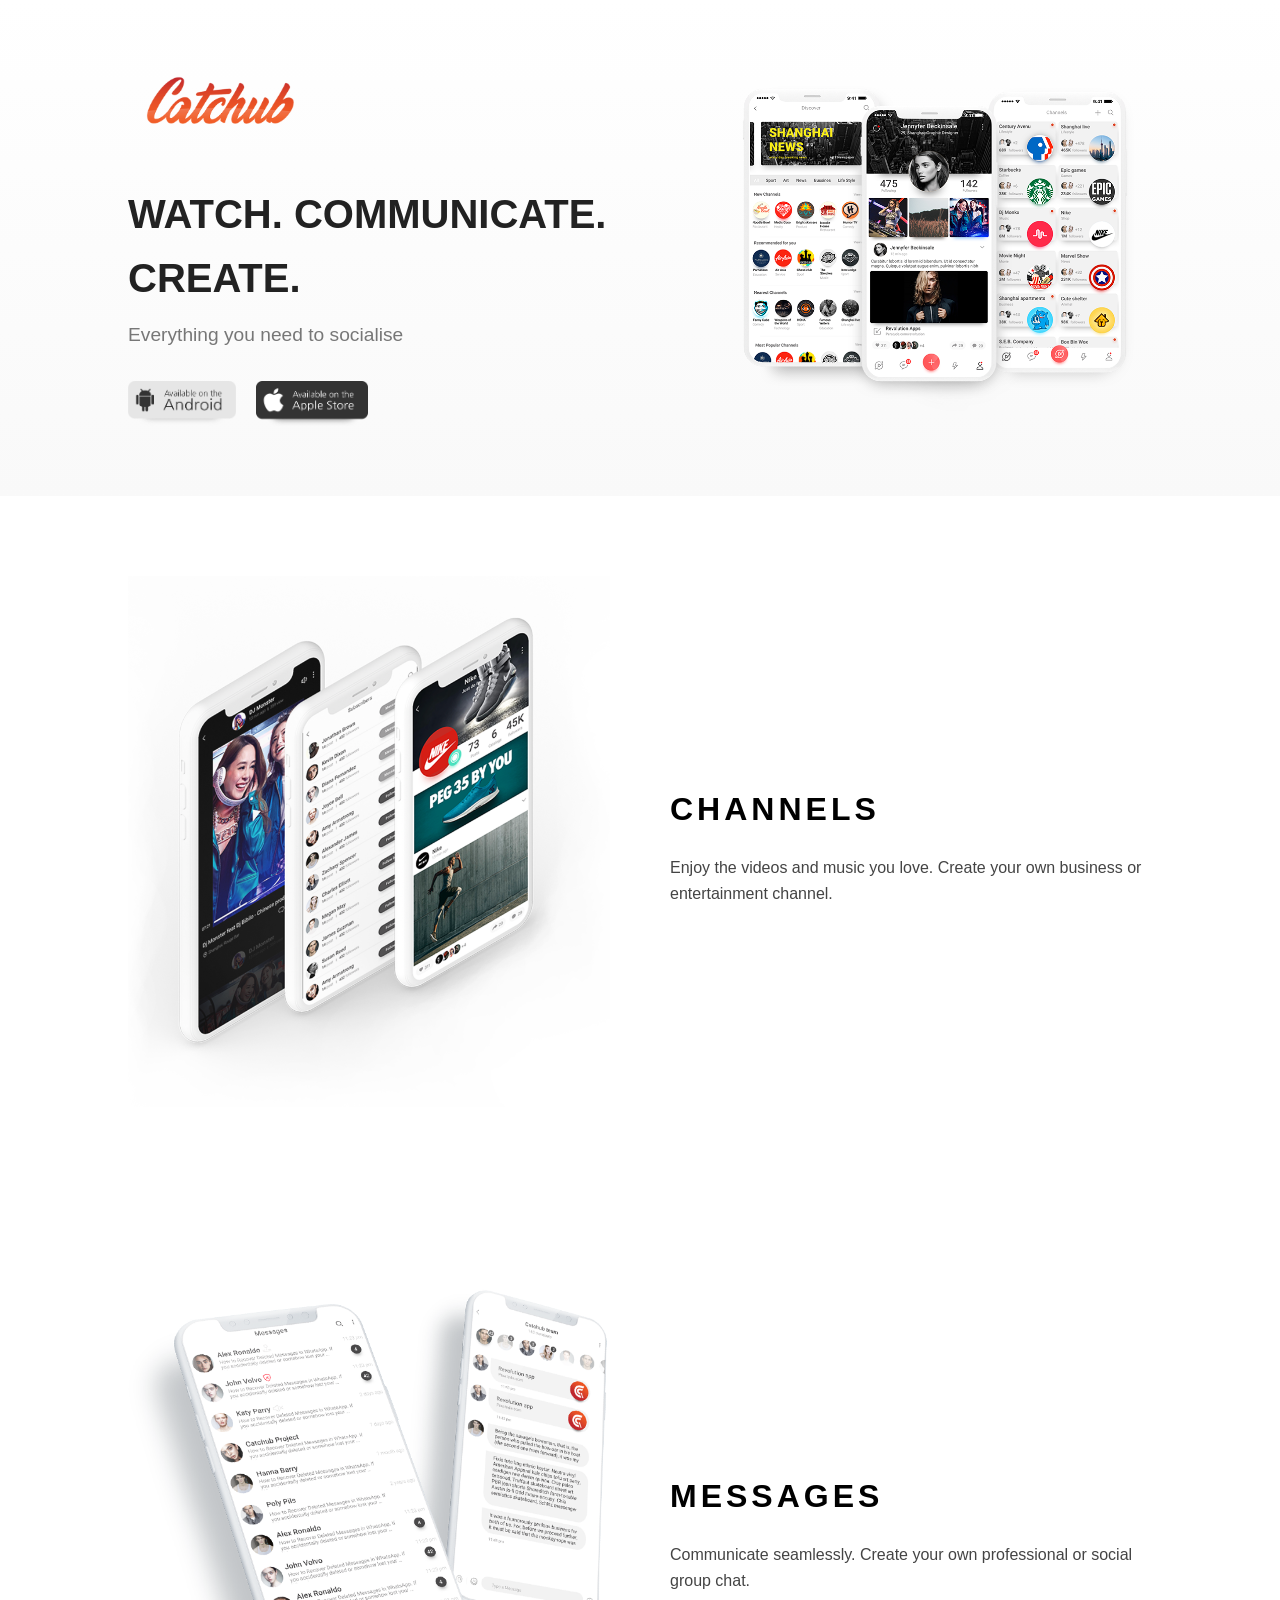
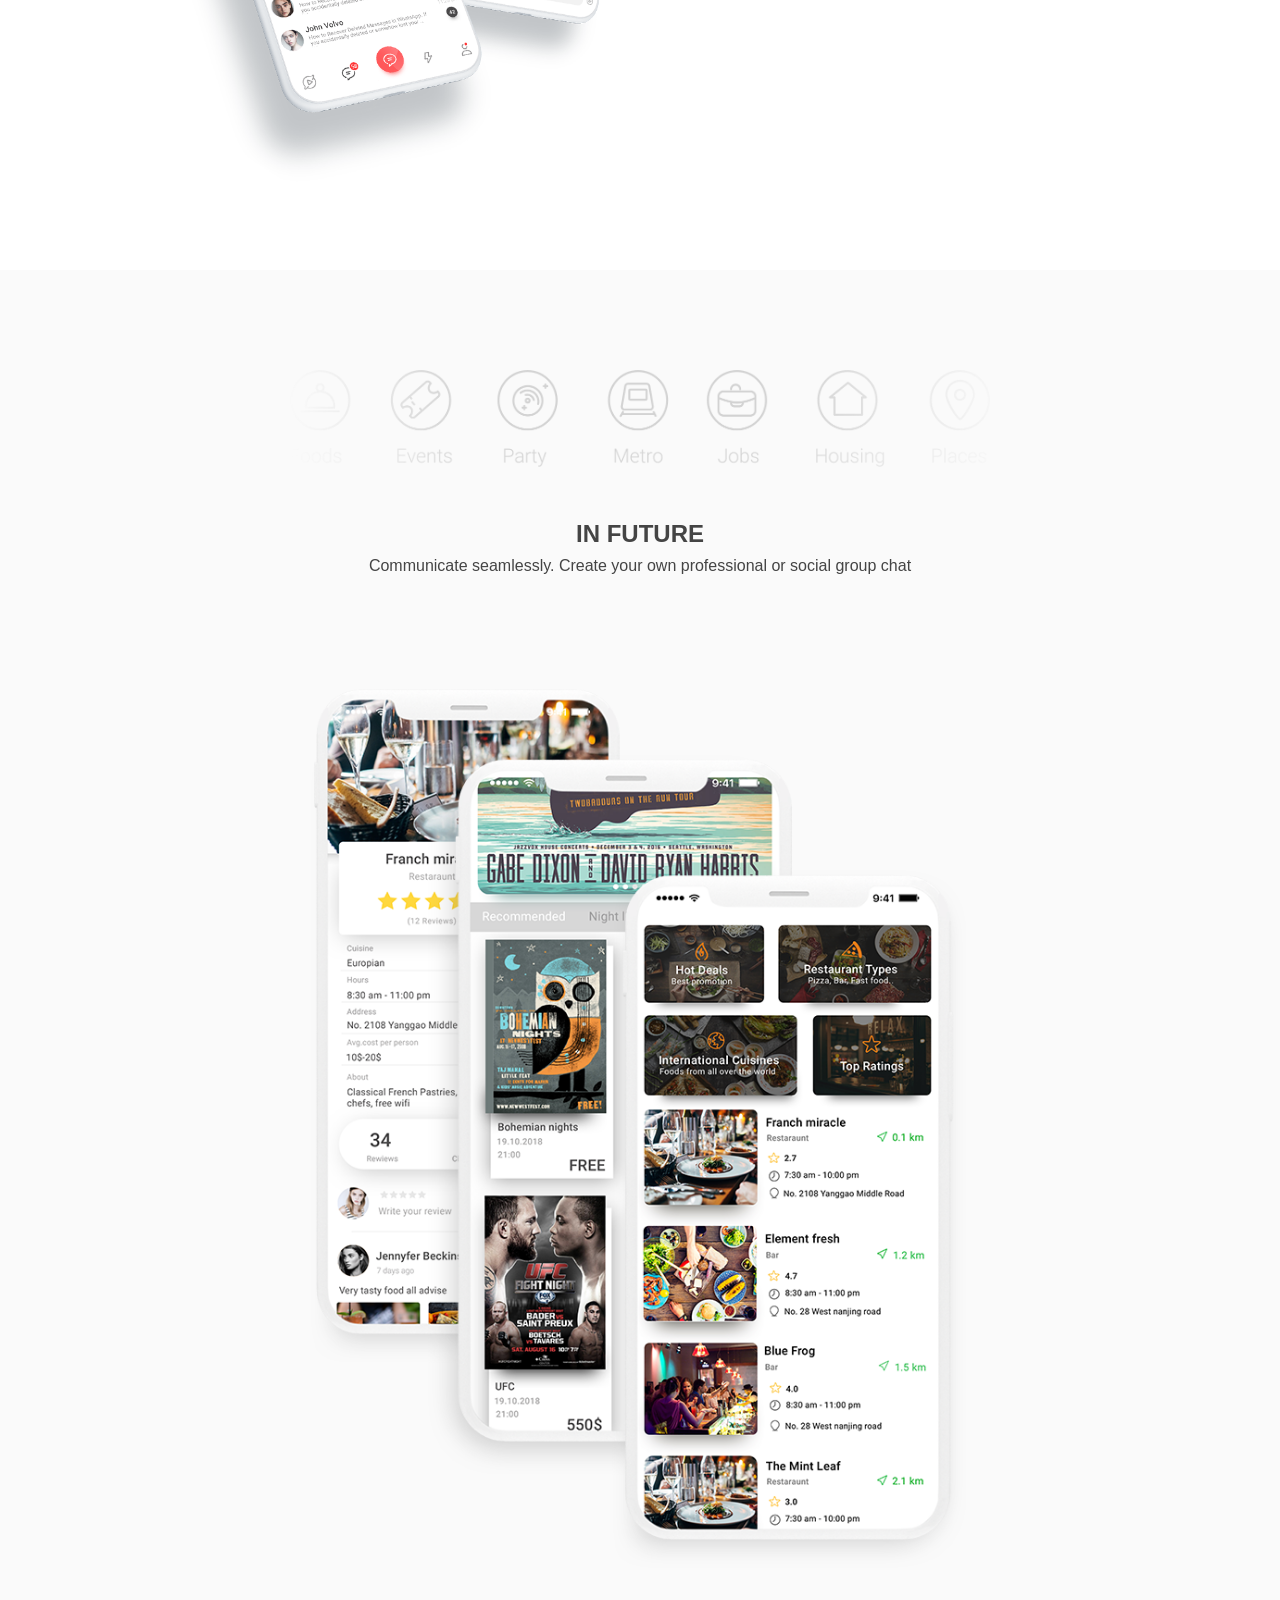
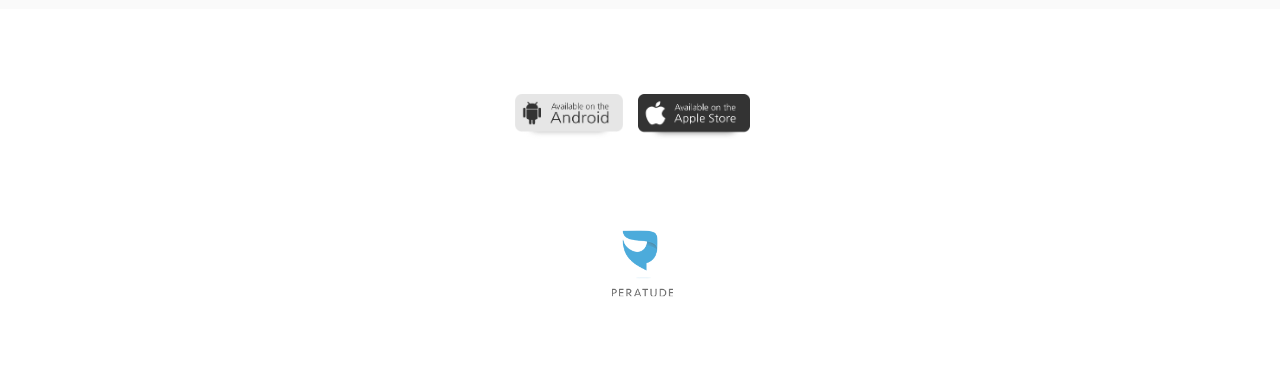
<file: index.html>
<!DOCTYPE html>
<html lang="en">
<head>
    <meta charset="UTF-8">
    <meta name="viewport" content="width=device-width, initial-scale=1.0">
    <title>Catchub Landing Page</title>
    <!-- Your folder shows favicon is a JPG -->
    <link rel="icon" type="image/jpeg" href="favicon.jpg">
    <link rel="stylesheet" href="style.css">
</head>
<body>

    <header class="hero">
        <div class="hero-left">
            <img src="logo.png" alt="Catchub Logo" class="logo">
            <h1>WATCH. COMMUNICATE. CREATE.</h1>
            <p>Everything you need to socialise</p>
            <div class="store-buttons">
                <!-- Using your specific play_store.png and app_store.png -->
                <img src="play_store.png" alt="Google Play">
                <img src="app_store.png" alt="App Store">
            </div>
        </div>
        <div class="hero-right">
            <img src="top_screens.png" alt="App Preview" class="hero-img">
        </div>
    </header>

    <section class="info-row">
        <div class="image-box">
            <img src="sec_screens.png" alt="Channels Feature">
        </div>
        <div class="text-box">
            <h2>CHANNELS</h2>
            <p>Enjoy the videos and music you love. Create your own business or entertainment channel.</p>
        </div>
    </section>

    <section class="info-row reverse">
        <div class="text-box">
            <h2>MESSAGES</h2>
            <p>Communicate seamlessly. Create your own professional or social group chat.</p>
        </div>
        <div class="image-box">
            <img src="thhh_screens.png" alt="Messages Feature">
        </div>
    </section>

    <section class="future-section">
        <img src="vectors.png" alt="Icons" class="vectors">
        <h2>IN FUTURE</h2>
        <p>Communicate seamlessly. Create your own professional or social group chat</p>
        <div class="future-phones">
            <img src="for_screens.png" alt="Future Preview">
        </div>
    </section>

    <footer>
        <div class="store-buttons centered">
            <img src="play_store.png" alt="Google Play">
            <img src="app_store.png" alt="App Store">
        </div>
        <div class="footer-logo">
            <img src="peratude.png" alt="Peratude Logo">
        </div>
    </footer>

</body>
</html>
</file>
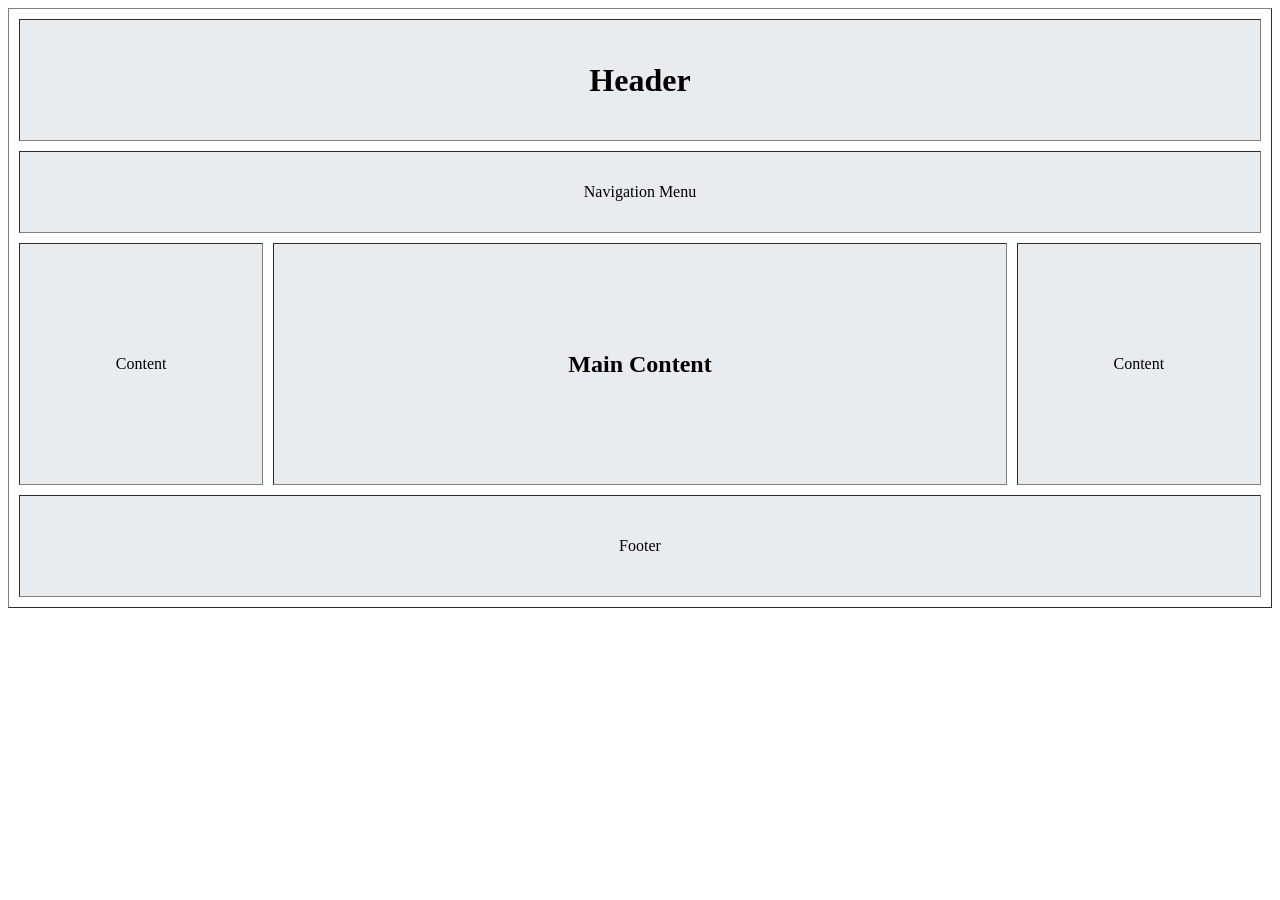
<file: 1.html>
<!DOCTYPE html>
<html>
<head>
    <title>Structure Design </title>
</head>
<body>

    <!-- Main Layout Table -->
    <table border="1" width="100%" height="600" cellspacing="10" cellpadding="20">
        
        <!-- Header Row -->
        <tr>
            <td colspan="3" align="center" height="80" bgcolor="#e9ecef">
                <header>
                    <h1>Header</h1>
                </header>
            </td>
        </tr>

        <!-- Navigation Menu Row -->
        <tr>
            <td colspan="3" align="center" height="40" bgcolor="#e9ecef">
                <nav>
                    Navigation Menu
                </nav>
            </td>
        </tr>

        <!-- Content Row (Three Columns) -->
        <tr valign="middle">
            <!-- Left Sidebar -->
            <td width="20%" align="center" bgcolor="#e9ecef">
                <aside>
                    Content
                </aside>
            </td>

            <!-- Main Content Area -->
            <td width="60%" align="center" bgcolor="#e9ecef">
                <main>
                    <h2>Main Content</h2>
                </main>
            </td>

            <!-- Right Sidebar -->
            <td width="20%" align="center" bgcolor="#e9ecef">
                <aside>
                    Content
                </aside>
            </td>
        </tr>

        <!-- Footer Row -->
        <tr>
            <td colspan="3" align="center" height="60" bgcolor="#e9ecef">
                <footer>
                    Footer
                </footer>
            </td>
        </tr>

    </table>

</body>
</html>
</file>
<file: style.css>
* {
    margin: 0;
    padding: 0;
    box-sizing: border-box;
}

body {
    font-family: 'Segoe UI', Tahoma, Geneva, Verdana, sans-serif;
    color: #444;
    background-color: #fff;
    line-height: 1.6;
}

/* Hero Setup */
.hero {
    display: flex;
    justify-content: space-between;
    align-items: center;
    padding: 60px 10%;
    background: linear-gradient(180deg, #ffffff 0%, #f9f9f9 100%);
}

.logo { width: 180px; margin-bottom: 30px; }
h1 { font-size: 2.5rem; font-weight: 800; color: #222; margin-bottom: 10px; }
.hero p { font-size: 1.2rem; color: #777; margin-bottom: 30px; }

.store-buttons img { height: 45px; margin-right: 15px; cursor: pointer; }

.hero-img { width: 100%; max-width: 500px; }

/* Content Rows */
.info-row {
    display: flex;
    align-items: center;
    padding: 80px 10%;
    gap: 60px;
}

.info-row.reverse { flex-direction: row-reverse; }

.text-box { flex: 1; }
.text-box h2 { font-size: 2rem; letter-spacing: 4px; margin-bottom: 20px; color: #000; }
.image-box { flex: 1; text-align: center; }
.image-box img { width: 100%; max-width: 550px; }

/* Future Section */
.future-section {
    text-align: center;
    padding: 100px 10% 0;
    background-color: #fafafa;
}

.vectors { width: 80%; max-width: 700px; margin-bottom: 40px; }
.future-phones img { width: 100%; max-width: 800px; display: block; margin: 40px auto 0; }

/* Footer */
footer {
    text-align: center;
    padding: 60px 10%;
}

.store-buttons.centered { justify-content: center; display: flex; margin: 25px 0; }
.contact { font-size: 0.9rem; margin-top: 20px; }
.contact a { color: #00aced; text-decoration: none; font-weight: bold; }

.footer-logo img { width: 100px; margin-top: 50px; opacity: 0.7; }

/* Mobile View */
@media (max-width: 900px) {
    .hero, .info-row, .info-row.reverse {
        flex-direction: column;
        text-align: center;
    }
    .hero-right { margin-top: 50px; }
    .store-buttons { justify-content: center; display: flex; }
}
</file>
